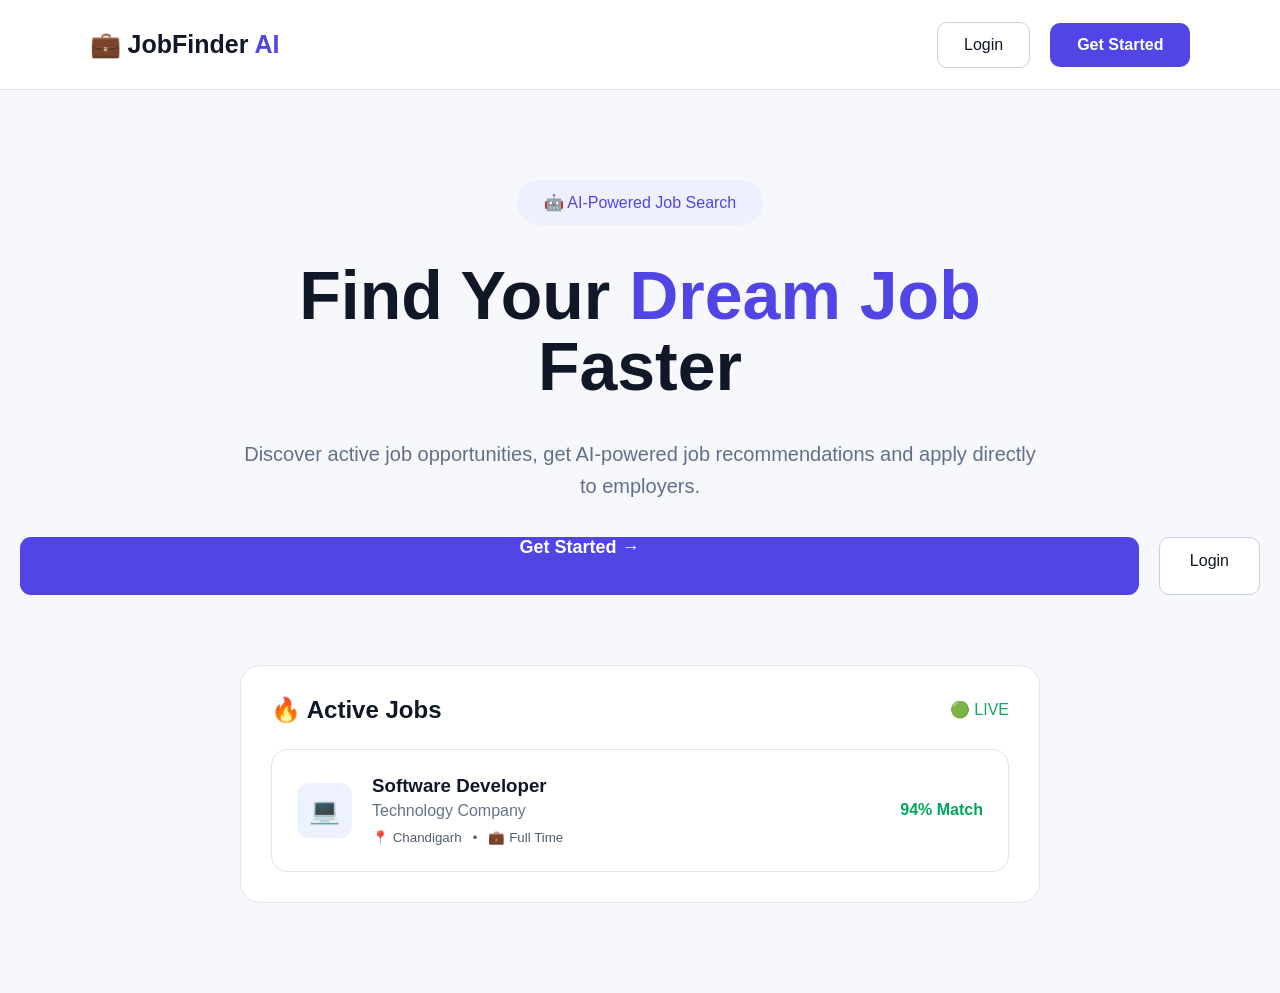
<file: index.html>
<!DOCTYPE html>
<html lang="en">

<head>

    <meta charset="UTF-8">

    <meta
        name="viewport"
        content="width=device-width, initial-scale=1.0"
    >

    <title>JobFinder AI</title>

    <link
        rel="stylesheet"
        href="css/style.css"
    >

</head>


<body>


<header class="landing-nav">


    <div class="landing-logo">

        💼
        JobFinder
        <b>AI</b>

    </div>


    <div class="landing-buttons">

        <a
            href="login.html"
            class="outline-btn"
        >
            Login
        </a>


        <a
            href="register.html"
            class="primary-small"
        >
            Get Started
        </a>

    </div>


</header>



<main class="hero">


    <div class="hero-badge">

        🤖 AI-Powered Job Search

    </div>


    <h1>

        Find Your
        <span>Dream Job</span>
        Faster

    </h1>


    <p>

        Discover active job opportunities,
        get AI-powered job recommendations
        and apply directly to employers.

    </p>


    <div class="hero-buttons">


        <a
            href="register.html"
            class="primary-btn hero-btn"
        >
            Get Started →
        </a>


        <a
            href="login.html"
            class="outline-btn hero-login"
        >
            Login
        </a>

    </div>



    <section class="active-preview">


        <div class="preview-title">

            <h2>
                🔥 Active Jobs
            </h2>

            <span>
                🟢 LIVE
            </span>

        </div>


        <div class="preview-job">

            <div class="preview-icon">
                💻
            </div>


            <div>

                <h3>
                    Software Developer
                </h3>

                <p>
                    Technology Company
                </p>

                <small>
                    📍 Chandigarh
                    &nbsp; • &nbsp;
                    💼 Full Time
                </small>

            </div>


            <strong>
                94% Match
            </strong>

        </div>


    </section>


</main>


</body>

</html>
</file>
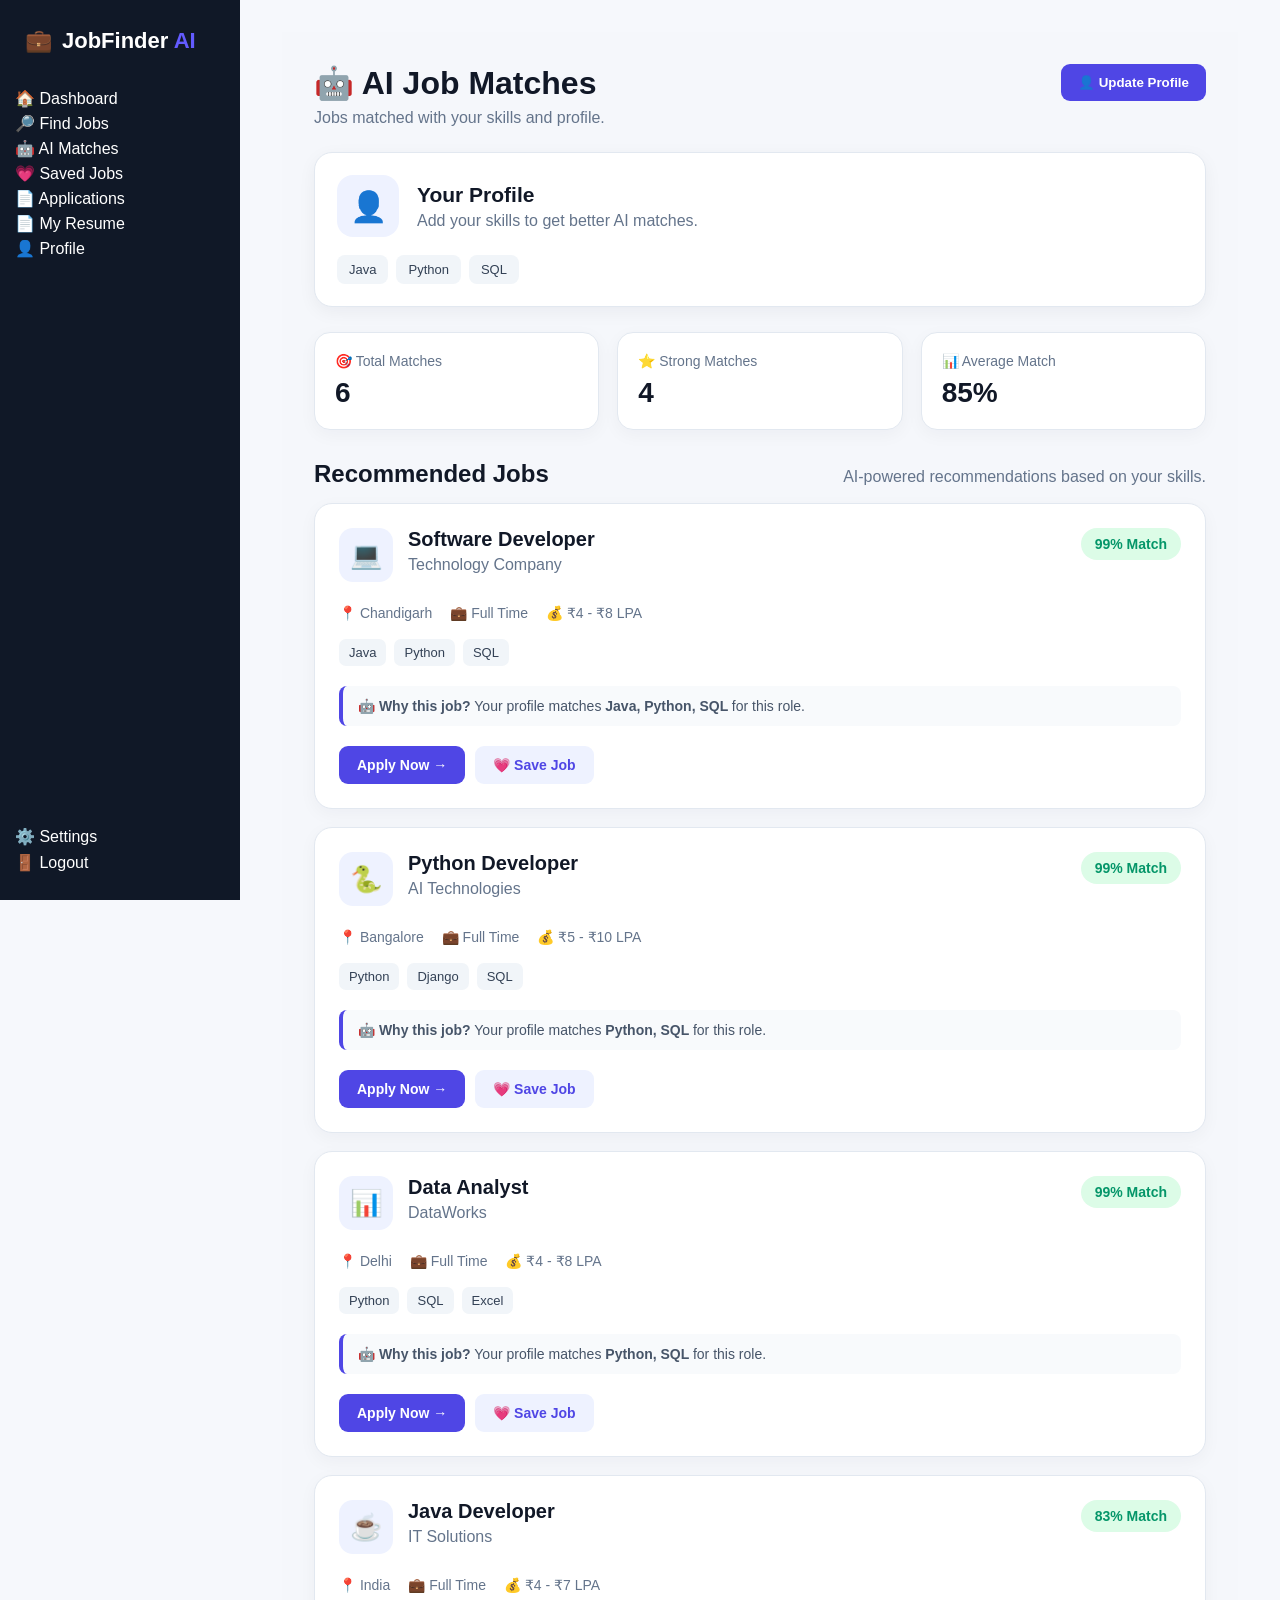
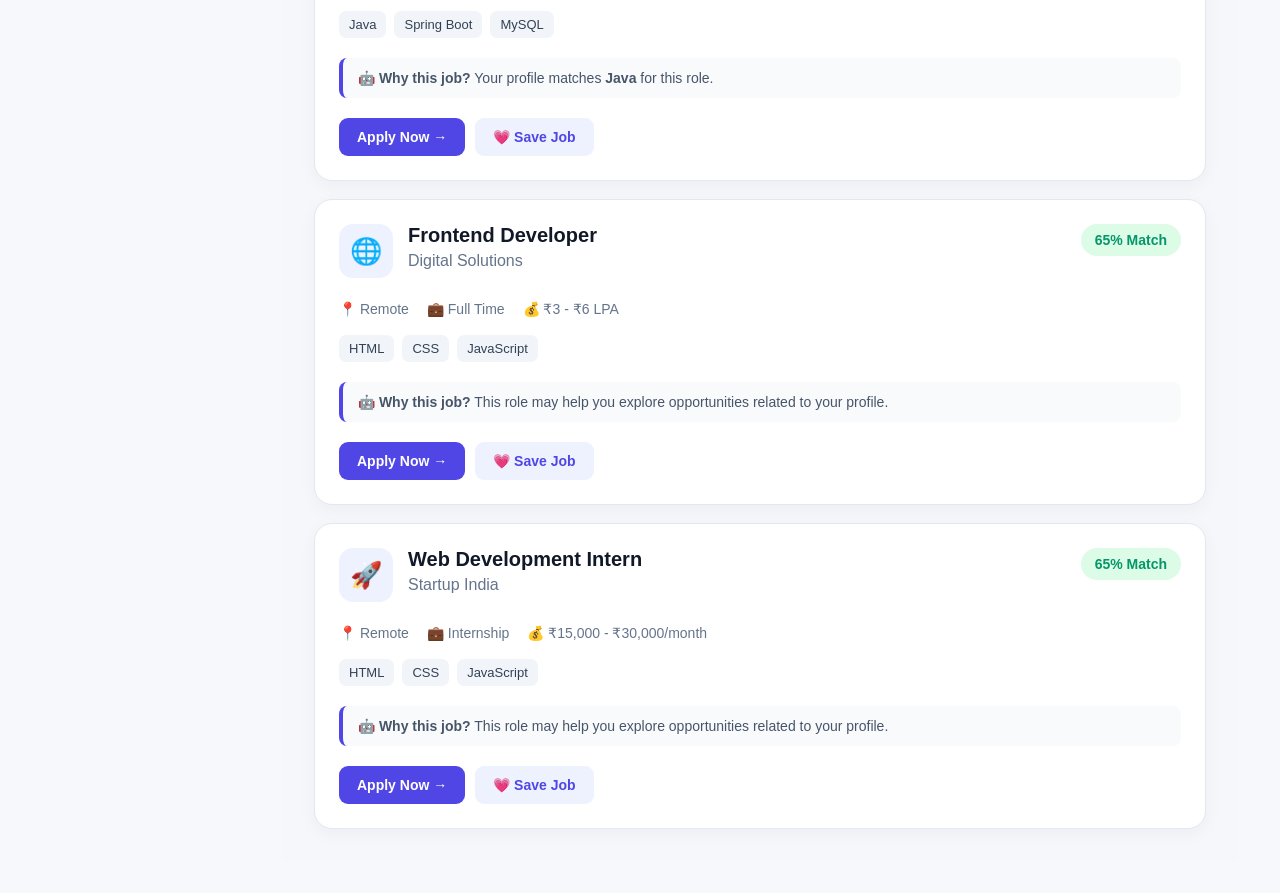
<file: ai-matches.html>
<!DOCTYPE html>
<html lang="en">
<head>
    <meta charset="UTF-8">
    <meta name="viewport" content="width=device-width, initial-scale=1.0">

    <title>AI Matches - JobFinder AI</title>

    <link rel="stylesheet" href="css/style.css">

    <style>
        /* ================================
           AI MATCHES PAGE
        ================================= */

        .ai-page {
            min-height: 100vh;
            background: #f5f7fb;
            padding: 32px;
        }

        .ai-header {
            display: flex;
            justify-content: space-between;
            align-items: flex-start;
            margin-bottom: 25px;
        }

        .ai-header h1 {
            margin: 0;
            font-size: 32px;
            color: #111827;
        }

        .ai-header p {
            margin-top: 7px;
            color: #64748b;
            font-size: 16px;
        }

        .profile-card {
            background: white;
            border: 1px solid #e2e8f0;
            border-radius: 18px;
            padding: 22px;
            margin-bottom: 25px;
            box-shadow: 0 5px 18px rgba(15, 23, 42, 0.05);
        }

        .profile-top {
            display: flex;
            align-items: center;
            gap: 18px;
        }

        .profile-icon {
            width: 62px;
            height: 62px;
            border-radius: 16px;
            background: #eef2ff;
            display: flex;
            align-items: center;
            justify-content: center;
            font-size: 30px;
        }

        .profile-info h2 {
            margin: 0;
            color: #111827;
            font-size: 21px;
        }

        .profile-info p {
            margin: 5px 0 0;
            color: #64748b;
        }

        .skills-box {
            margin-top: 18px;
            display: flex;
            flex-wrap: wrap;
            gap: 8px;
        }

        .skill {
            background: #f1f5f9;
            color: #334155;
            padding: 7px 12px;
            border-radius: 8px;
            font-size: 13px;
            font-weight: 500;
        }

        .match-summary {
            display: grid;
            grid-template-columns: repeat(3, 1fr);
            gap: 18px;
            margin-bottom: 30px;
        }

        .summary-card {
            background: white;
            border: 1px solid #e2e8f0;
            border-radius: 16px;
            padding: 20px;
            box-shadow: 0 5px 18px rgba(15, 23, 42, 0.04);
        }

        .summary-card span {
            display: block;
            color: #64748b;
            font-size: 14px;
            margin-bottom: 8px;
        }

        .summary-card strong {
            font-size: 28px;
            color: #111827;
        }

        .section-title {
            margin-bottom: 15px;
        }

        .section-title h2 {
            margin: 0;
            color: #111827;
            font-size: 24px;
        }

        .section-title p {
            margin-top: 5px;
            color: #64748b;
        }

        .matches-container {
            display: flex;
            flex-direction: column;
            gap: 18px;
        }

        .match-card {
            background: white;
            border: 1px solid #e2e8f0;
            border-radius: 18px;
            padding: 24px;
            box-shadow: 0 5px 18px rgba(15, 23, 42, 0.04);
        }

        .match-top {
            display: flex;
            justify-content: space-between;
            gap: 20px;
        }

        .job-info {
            display: flex;
            gap: 15px;
        }

        .job-icon {
            width: 54px;
            height: 54px;
            background: #eef2ff;
            border-radius: 14px;
            display: flex;
            align-items: center;
            justify-content: center;
            font-size: 26px;
            flex-shrink: 0;
        }

        .job-info h3 {
            margin: 0;
            font-size: 20px;
            color: #111827;
        }

        .company {
            margin-top: 5px;
            color: #64748b;
        }

        .match-percent {
            background: #dcfce7;
            color: #059669;
            padding: 8px 14px;
            border-radius: 20px;
            height: fit-content;
            font-size: 14px;
            font-weight: 700;
            white-space: nowrap;
        }

        .job-details {
            display: flex;
            flex-wrap: wrap;
            gap: 18px;
            margin: 18px 0;
            color: #64748b;
            font-size: 14px;
        }

        .job-details span {
            display: flex;
            align-items: center;
            gap: 5px;
        }

        .job-skills {
            display: flex;
            flex-wrap: wrap;
            gap: 8px;
            margin-bottom: 20px;
        }

        .job-skill {
            background: #f1f5f9;
            color: #334155;
            padding: 6px 10px;
            border-radius: 7px;
            font-size: 13px;
        }

        .match-reason {
            background: #f8fafc;
            border-left: 4px solid #4f46e5;
            padding: 12px 15px;
            border-radius: 8px;
            color: #475569;
            font-size: 14px;
            margin-bottom: 20px;
        }

        .match-actions {
            display: flex;
            gap: 10px;
        }

        .apply-btn,
        .save-btn {
            border: none;
            border-radius: 9px;
            padding: 11px 18px;
            cursor: pointer;
            font-weight: 600;
            font-size: 14px;
        }

        .apply-btn {
            background: #4f46e5;
            color: white;
        }

        .apply-btn:hover {
            background: #4338ca;
        }

        .save-btn {
            background: #eef2ff;
            color: #4f46e5;
        }

        .save-btn:hover {
            background: #e0e7ff;
        }

        .no-matches {
            background: white;
            border: 1px solid #e2e8f0;
            border-radius: 18px;
            padding: 50px 20px;
            text-align: center;
        }

        .no-matches .icon {
            font-size: 45px;
            margin-bottom: 12px;
        }

        .no-matches h3 {
            margin: 0;
            color: #111827;
        }

        .no-matches p {
            color: #64748b;
        }

        .profile-btn {
            background: #4f46e5;
            color: white;
            border: none;
            padding: 11px 17px;
            border-radius: 9px;
            cursor: pointer;
            font-weight: 600;
        }

        /* ================================
           RESPONSIVE
        ================================= */

        @media (max-width: 900px) {

            .ai-page {
                padding: 22px;
            }

            .match-summary {
                grid-template-columns: 1fr;
            }

            .ai-header {
                flex-direction: column;
                gap: 15px;
            }
        }

        @media (max-width: 600px) {

            .ai-page {
                padding: 15px;
            }

            .match-top {
                flex-direction: column;
            }

            .job-info {
                flex-direction: column;
            }

            .match-actions {
                flex-direction: column;
            }

            .apply-btn,
            .save-btn {
                width: 100%;
            }
        }
    </style>
</head>

<body>

    <!-- SIDEBAR -->
    <aside class="sidebar">

        <div class="sidebar-logo">
            💼 <span>JobFinder <b>AI</b></span>
        </div>

        <nav class="sidebar-nav">

            <a href="dashboard.html">
                🏠 Dashboard
            </a>

            <a href="find-jobs.html">
                🔎 Find Jobs
            </a>

            <a href="ai-matches.html" class="active">
                🤖 AI Matches
            </a>

            <a href="saved-jobs.html">
                💗 Saved Jobs
            </a>

            <a href="applications.html">
                📄 Applications
            </a>

            <a href="resume.html">
                📄 My Resume
            </a>

            <a href="profile.html">
                👤 Profile
            </a>

        </nav>

        <div class="sidebar-bottom">

            <a href="settings.html">
                ⚙️ Settings
            </a>

            <a href="index.html" id="logoutBtn">
                🚪 Logout
            </a>

        </div>

    </aside>


    <!-- MAIN CONTENT -->
    <main class="main-content">

        <div class="ai-page">

            <!-- HEADER -->
            <div class="ai-header">

                <div>
                    <h1>🤖 AI Job Matches</h1>

                    <p>
                        Jobs matched with your skills and profile.
                    </p>
                </div>

                <button
                    class="profile-btn"
                    onclick="window.location.href='profile.html'">
                    👤 Update Profile
                </button>

            </div>


            <!-- PROFILE -->
            <div class="profile-card">

                <div class="profile-top">

                    <div class="profile-icon">
                        👤
                    </div>

                    <div class="profile-info">

                        <h2 id="profileName">
                            Your Profile
                        </h2>

                        <p id="profileRole">
                            Add your skills to get better AI matches.
                        </p>

                    </div>

                </div>

                <div
                    class="skills-box"
                    id="profileSkills">

                    <span class="skill">
                        Java
                    </span>

                    <span class="skill">
                        Python
                    </span>

                    <span class="skill">
                        SQL
                    </span>

                </div>

            </div>


            <!-- SUMMARY -->
            <div class="match-summary">

                <div class="summary-card">

                    <span>
                        🎯 Total Matches
                    </span>

                    <strong id="totalMatches">
                        0
                    </strong>

                </div>


                <div class="summary-card">

                    <span>
                        ⭐ Strong Matches
                    </span>

                    <strong id="strongMatches">
                        0
                    </strong>

                </div>


                <div class="summary-card">

                    <span>
                        📊 Average Match
                    </span>

                    <strong id="averageMatch">
                        0%
                    </strong>

                </div>

            </div>


            <!-- JOB SECTION -->
            <div class="section-title">

                <h2>
                    Recommended Jobs
                </h2>

                <p>
                    AI-powered recommendations based on your skills.
                </p>

            </div>


            <div
                class="matches-container"
                id="matchesContainer">

                <!-- JavaScript will load jobs here -->

            </div>

        </div>

    </main>


    <script src="js/ai-matches.js"></script>

</body>
</html>
</file>
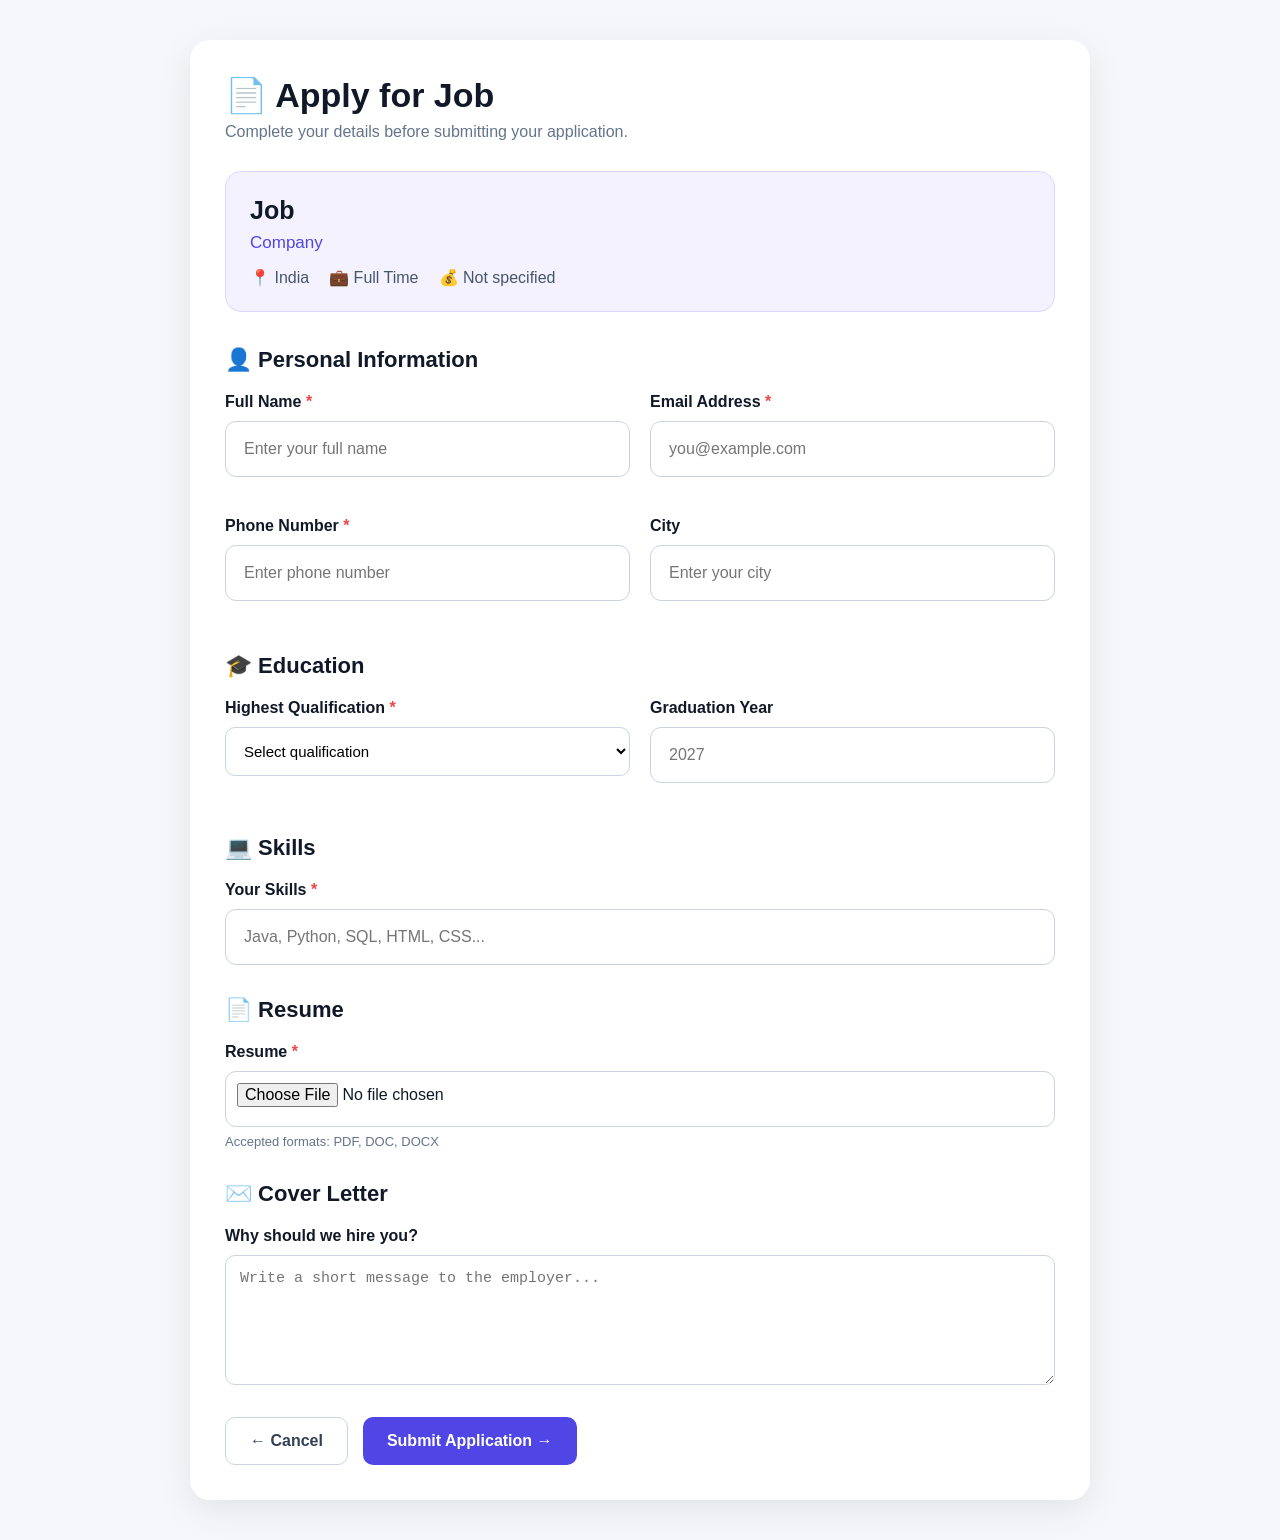
<file: application-form.html>
<!DOCTYPE html>
<html lang="en">
<head>
    <meta charset="UTF-8">
    <meta name="viewport" content="width=device-width, initial-scale=1.0">

    <title>Apply for Job - JobFinder AI</title>

    <link rel="stylesheet" href="css/style.css">

    <style>
        body {
            margin: 0;
            font-family: Arial, sans-serif;
            background: #f5f7fb;
            color: #111827;
        }

        .application-page {
            min-height: 100vh;
            padding: 40px 20px;
            box-sizing: border-box;
        }

        .application-container {
            max-width: 900px;
            margin: auto;
            background: white;
            border-radius: 20px;
            padding: 35px;
            box-shadow: 0 10px 35px rgba(0,0,0,0.08);
        }

        .page-header {
            margin-bottom: 30px;
        }

        .page-header h1 {
            margin: 0 0 8px;
            font-size: 34px;
        }

        .page-header p {
            margin: 0;
            color: #64748b;
            font-size: 16px;
        }

        .job-box {
            background: #f4f2ff;
            border: 1px solid #ddd6fe;
            border-radius: 16px;
            padding: 24px;
            margin-bottom: 35px;
        }

        .job-box h2 {
            margin: 0 0 8px;
            font-size: 25px;
        }

        .job-company {
            color: #4f46e5;
            font-size: 17px;
            margin-bottom: 15px;
        }

        .job-info {
            display: flex;
            flex-wrap: wrap;
            gap: 20px;
            color: #475569;
        }

        .section {
            margin-bottom: 32px;
        }

        .section-title {
            font-size: 22px;
            margin-bottom: 20px;
        }

        .form-grid {
            display: grid;
            grid-template-columns: 1fr 1fr;
            gap: 20px;
        }

        .form-group {
            display: flex;
            flex-direction: column;
        }

        .form-group.full {
            grid-column: 1 / -1;
        }

        label {
            font-weight: 600;
            margin-bottom: 8px;
        }

        .required {
            color: #ef4444;
        }

        input,
        select,
        textarea {
            width: 100%;
            box-sizing: border-box;
            padding: 14px;
            border: 1px solid #cbd5e1;
            border-radius: 10px;
            font-size: 15px;
            outline: none;
            background: white;
        }

        input:focus,
        select:focus,
        textarea:focus {
            border-color: #4f46e5;
            box-shadow: 0 0 0 3px rgba(79,70,229,0.1);
        }

        textarea {
            min-height: 130px;
            resize: vertical;
        }

        input[type="file"] {
            padding: 11px;
        }

        .file-note {
            margin-top: 7px;
            font-size: 13px;
            color: #64748b;
        }

        .button-row {
            display: flex;
            gap: 15px;
            margin-top: 30px;
        }

        .btn {
            border: none;
            border-radius: 10px;
            padding: 14px 24px;
            font-size: 16px;
            font-weight: 600;
            cursor: pointer;
        }

        .btn-primary {
            background: #4f46e5;
            color: white;
        }

        .btn-primary:hover {
            background: #4338ca;
        }

        .btn-secondary {
            background: white;
            border: 1px solid #cbd5e1;
            color: #334155;
        }

        .btn-secondary:hover {
            background: #f8fafc;
        }

        @media (max-width: 700px) {

            .application-page {
                padding: 20px 10px;
            }

            .application-container {
                padding: 22px;
            }

            .form-grid {
                grid-template-columns: 1fr;
            }

            .form-group.full {
                grid-column: auto;
            }

            .page-header h1 {
                font-size: 28px;
            }

            .button-row {
                flex-direction: column;
            }

            .btn {
                width: 100%;
            }
        }
    </style>
</head>

<body>

<div class="application-page">

    <div class="application-container">

        <!-- HEADER -->
        <div class="page-header">
            <h1>📄 Apply for Job</h1>
            <p>
                Complete your details before submitting your application.
            </p>
        </div>


        <!-- JOB DETAILS -->
        <div class="job-box">

            <h2 id="jobTitle">Job Title</h2>

            <div class="job-company" id="jobCompany">
                Company
            </div>

            <div class="job-info">

                <span>
                    📍 <span id="jobLocation">Location</span>
                </span>

                <span>
                    💼 <span id="jobType">Job Type</span>
                </span>

                <span>
                    💰 <span id="jobSalary">Salary</span>
                </span>

            </div>

        </div>


        <!-- APPLICATION FORM -->
        <form id="applicationForm">


            <!-- PERSONAL INFORMATION -->
            <div class="section">

                <h2 class="section-title">
                    👤 Personal Information
                </h2>

                <div class="form-grid">

                    <div class="form-group">

                        <label>
                            Full Name <span class="required">*</span>
                        </label>

                        <input
                            type="text"
                            id="fullName"
                            placeholder="Enter your full name"
                            required
                        >

                    </div>


                    <div class="form-group">

                        <label>
                            Email Address <span class="required">*</span>
                        </label>

                        <input
                            type="email"
                            id="email"
                            placeholder="you@example.com"
                            required
                        >

                    </div>


                    <div class="form-group">

                        <label>
                            Phone Number <span class="required">*</span>
                        </label>

                        <input
                            type="tel"
                            id="phone"
                            placeholder="Enter phone number"
                            required
                        >

                    </div>


                    <div class="form-group">

                        <label>
                            City
                        </label>

                        <input
                            type="text"
                            id="city"
                            placeholder="Enter your city"
                        >

                    </div>

                </div>

            </div>


            <!-- EDUCATION -->
            <div class="section">

                <h2 class="section-title">
                    🎓 Education
                </h2>

                <div class="form-grid">

                    <div class="form-group">

                        <label>
                            Highest Qualification
                            <span class="required">*</span>
                        </label>

                        <select id="qualification" required>

                            <option value="">
                                Select qualification
                            </option>

                            <option value="B.Tech">
                                B.Tech
                            </option>

                            <option value="B.E">
                                B.E
                            </option>

                            <option value="BCA">
                                BCA
                            </option>

                            <option value="MCA">
                                MCA
                            </option>

                            <option value="M.Tech">
                                M.Tech
                            </option>

                            <option value="MBA">
                                MBA
                            </option>

                            <option value="Other">
                                Other
                            </option>

                        </select>

                    </div>


                    <div class="form-group">

                        <label>
                            Graduation Year
                        </label>

                        <input
                            type="number"
                            id="graduationYear"
                            placeholder="2027"
                            min="2000"
                            max="2100"
                        >

                    </div>

                </div>

            </div>


            <!-- SKILLS -->
            <div class="section">

                <h2 class="section-title">
                    💻 Skills
                </h2>

                <div class="form-group">

                    <label>
                        Your Skills <span class="required">*</span>
                    </label>

                    <input
                        type="text"
                        id="skills"
                        placeholder="Java, Python, SQL, HTML, CSS..."
                        required
                    >

                </div>

            </div>


            <!-- RESUME -->
            <div class="section">

                <h2 class="section-title">
                    📄 Resume
                </h2>

                <div class="form-group">

                    <label>
                        Resume <span class="required">*</span>
                    </label>

                    <input
                        type="file"
                        id="resume"
                        accept=".pdf,.doc,.docx"
                        required
                    >

                    <div class="file-note">
                        Accepted formats: PDF, DOC, DOCX
                    </div>

                </div>

            </div>


            <!-- COVER LETTER -->
            <div class="section">

                <h2 class="section-title">
                    ✉️ Cover Letter
                </h2>

                <div class="form-group">

                    <label>
                        Why should we hire you?
                    </label>

                    <textarea
                        id="coverLetter"
                        placeholder="Write a short message to the employer..."
                    ></textarea>

                </div>

            </div>


            <!-- BUTTONS -->
            <div class="button-row">

                <button
                    type="button"
                    class="btn btn-secondary"
                    id="cancelButton"
                >
                    ← Cancel
                </button>

                <button
                    type="submit"
                    class="btn btn-primary"
                >
                    Submit Application →
                </button>

            </div>

        </form>

    </div>

</div>


<script src="js/apply.js"></script>

</body>
</html>
</file>
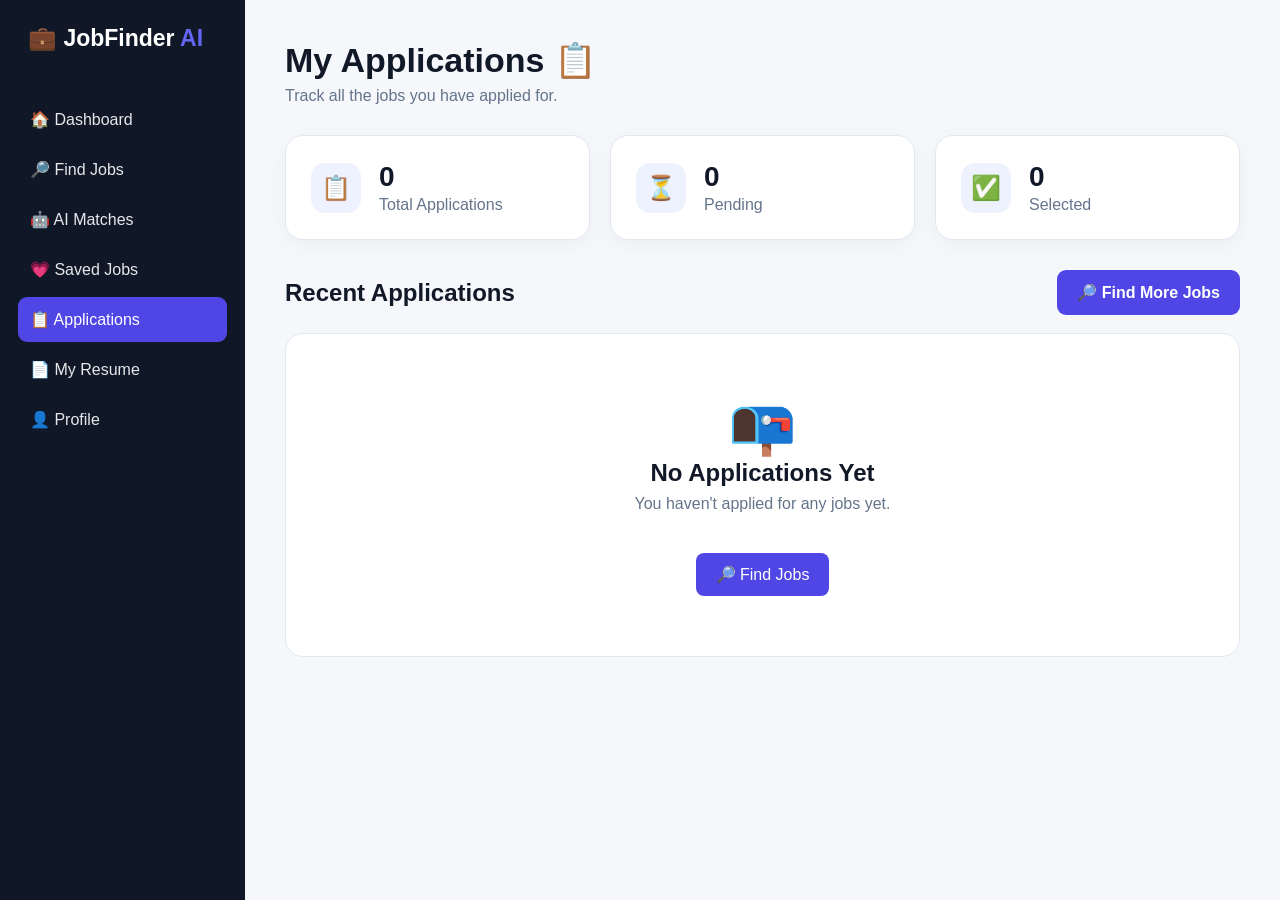
<file: applications.html>
<!DOCTYPE html>
<html lang="en">

<head>

    <meta charset="UTF-8">

    <meta
        name="viewport"
        content="width=device-width, initial-scale=1.0"
    >

    <title>Applications - JobFinder AI</title>

    <link rel="stylesheet" href="css/style.css">

    <style>

        * {
            box-sizing: border-box;
        }

        body {
            margin: 0;
            font-family: Arial, Helvetica, sans-serif;
            background: #f5f7fb;
            color: #111827;
        }

        .layout {
            display: flex;
            min-height: 100vh;
        }

        .sidebar {
            width: 245px;
            background: #101827;
            color: white;
            padding: 25px 18px;
            position: fixed;
            left: 0;
            top: 0;
            bottom: 0;
        }

        .logo {
            font-size: 23px;
            font-weight: bold;
            margin-bottom: 40px;
            padding-left: 10px;
        }

        .logo span {
            color: #6366f1;
        }

        .nav a {
            display: block;
            padding: 13px 12px;
            margin: 5px 0;
            color: #e5e7eb;
            text-decoration: none;
            border-radius: 9px;
        }

        .nav a:hover,
        .nav a.active {
            background: #4f46e5;
            color: white;
        }

        .main {
            margin-left: 245px;
            width: calc(100% - 245px);
            padding: 40px;
        }

        .page-header h1 {
            margin: 0;
            font-size: 34px;
        }

        .page-header p {
            color: #64748b;
            margin-top: 7px;
        }

        .stats {
            display: grid;
            grid-template-columns: repeat(3, 1fr);
            gap: 20px;
            margin: 30px 0;
        }

        .stat-card {
            background: white;
            border: 1px solid #e2e8f0;
            border-radius: 18px;
            padding: 25px;
            display: flex;
            align-items: center;
            gap: 18px;
            box-shadow: 0 5px 20px rgba(0,0,0,0.04);
        }

        .stat-icon {
            width: 50px;
            height: 50px;
            background: #eef2ff;
            border-radius: 14px;
            display: flex;
            align-items: center;
            justify-content: center;
            font-size: 24px;
        }

        .stat-number {
            font-size: 28px;
            font-weight: bold;
        }

        .stat-label {
            color: #64748b;
            margin-top: 3px;
        }

        .section-header {
            display: flex;
            justify-content: space-between;
            align-items: center;
            margin: 30px 0 18px;
        }

        .section-header h2 {
            margin: 0;
        }

        .find-btn {
            background: #4f46e5;
            color: white;
            padding: 13px 20px;
            border-radius: 9px;
            text-decoration: none;
            font-weight: 600;
        }

        .applications-container {
            display: flex;
            flex-direction: column;
            gap: 18px;
        }

        .application-card {
            background: white;
            border: 1px solid #e2e8f0;
            border-radius: 18px;
            padding: 25px;
            position: relative;
            box-shadow: 0 5px 20px rgba(0,0,0,0.04);
        }

        .application-header {
            display: flex;
            justify-content: space-between;
            align-items: flex-start;
            gap: 20px;
        }

        .application-header h2 {
            margin: 0 0 6px;
        }

        .application-header p {
            margin: 0;
            color: #64748b;
        }

        .status {
            background: #fff7ed;
            color: #ea580c;
            padding: 9px 14px;
            border-radius: 20px;
            font-size: 14px;
            font-weight: 600;
        }

        .application-info {
            display: flex;
            flex-wrap: wrap;
            gap: 25px;
            border-top: 1px solid #e5e7eb;
            border-bottom: 1px solid #e5e7eb;
            padding: 18px 0;
            margin: 20px 0;
            color: #475569;
        }

        .applicant-info {
            display: flex;
            gap: 15px;
            align-items: center;
            flex-wrap: wrap;
        }

        .applicant-info span {
            color: #475569;
        }

        .delete-application {
            position: absolute;
            right: 22px;
            bottom: 20px;
            border: none;
            background: #fff1f2;
            padding: 9px 12px;
            border-radius: 8px;
            cursor: pointer;
        }

        .empty-applications {
            text-align: center;
            background: white;
            padding: 60px 20px;
            border-radius: 18px;
            border: 1px solid #e2e8f0;
        }

        .empty-applications h2 {
            margin-bottom: 8px;
        }

        .empty-applications p {
            color: #64748b;
        }

        .empty-applications a {
            display: inline-block;
            margin-top: 15px;
            background: #4f46e5;
            color: white;
            text-decoration: none;
            padding: 12px 20px;
            border-radius: 8px;
        }

        @media (max-width: 800px) {

            .sidebar {
                width: 190px;
            }

            .main {
                margin-left: 190px;
                width: calc(100% - 190px);
                padding: 25px;
            }

            .stats {
                grid-template-columns: 1fr;
            }

            .application-header {
                flex-direction: column;
            }

        }

    </style>

</head>

<body>

<div class="layout">


    <!-- SIDEBAR -->

    <aside class="sidebar">

        <div class="logo">
            💼 JobFinder <span>AI</span>
        </div>

        <nav class="nav">

            <a href="dashboard.html">
                🏠 Dashboard
            </a>

            <a href="find-jobs.html">
                🔎 Find Jobs
            </a>

            <a href="#">
                🤖 AI Matches
            </a>

            <a href="#">
                💗 Saved Jobs
            </a>

            <a
                href="applications.html"
                class="active"
            >
                📋 Applications
            </a>

            <a href="#">
                📄 My Resume
            </a>

            <a href="#">
                👤 Profile
            </a>

        </nav>

    </aside>


    <!-- MAIN -->

    <main class="main">

        <div class="page-header">

            <h1>
                My Applications 📋
            </h1>

            <p>
                Track all the jobs you have applied for.
            </p>

        </div>


        <!-- STATS -->

        <div class="stats">

            <div class="stat-card">

                <div class="stat-icon">
                    📋
                </div>

                <div>

                    <div
                        class="stat-number"
                        id="totalApplications"
                    >
                        0
                    </div>

                    <div class="stat-label">
                        Total Applications
                    </div>

                </div>

            </div>


            <div class="stat-card">

                <div class="stat-icon">
                    ⏳
                </div>

                <div>

                    <div
                        class="stat-number"
                        id="pendingApplications"
                    >
                        0
                    </div>

                    <div class="stat-label">
                        Pending
                    </div>

                </div>

            </div>


            <div class="stat-card">

                <div class="stat-icon">
                    ✅
                </div>

                <div>

                    <div
                        class="stat-number"
                        id="selectedApplications"
                    >
                        0
                    </div>

                    <div class="stat-label">
                        Selected
                    </div>

                </div>

            </div>

        </div>


        <!-- APPLICATIONS -->

        <div class="section-header">

            <div>

                <h2>
                    Recent Applications
                </h2>

            </div>

            <a
                href="find-jobs.html"
                class="find-btn"
            >
                🔎 Find More Jobs
            </a>

        </div>


        <div
            class="applications-container"
            id="applicationsContainer"
        ></div>

    </main>

</div>


<script src="js/applications.js"></script>

</body>

</html>
</file>
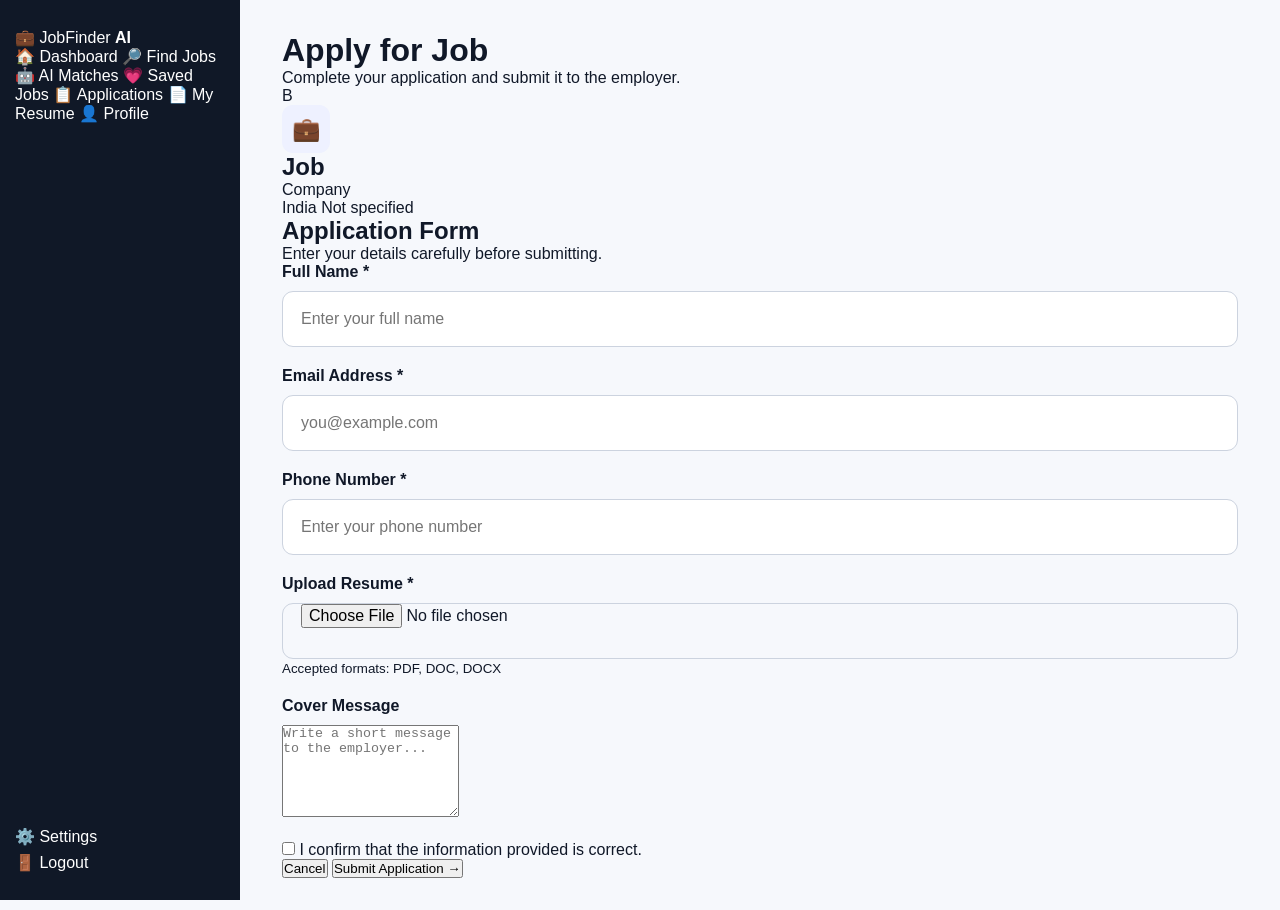
<file: apply.html>
<!DOCTYPE html>
<html lang="en">
<head>
    <meta charset="UTF-8">
    <meta name="viewport" content="width=device-width, initial-scale=1.0">

    <title>Apply for Job | JobFinder AI</title>

    <link rel="stylesheet" href="css/style.css">
</head>

<body>

<div class="app-layout">

    <!-- SIDEBAR -->
    <aside class="sidebar">

        <div class="logo">
            💼 <span>JobFinder <b>AI</b></span>
        </div>

        <nav>

            <a href="dashboard.html">
                🏠 Dashboard
            </a>

            <a href="find-jobs.html">
                🔎 Find Jobs
            </a>

            <a href="#">
                🤖 AI Matches
            </a>

            <a href="#">
                💗 Saved Jobs
            </a>

            <a href="#">
                📋 Applications
            </a>

            <a href="#">
                📄 My Resume
            </a>

            <a href="#">
                👤 Profile
            </a>

        </nav>

        <div class="sidebar-bottom">

            <a href="#">
                ⚙️ Settings
            </a>

            <a href="login.html" onclick="logout()">
                🚪 Logout
            </a>

        </div>

    </aside>


    <!-- MAIN CONTENT -->
    <main class="main-content">

        <!-- TOP BAR -->
        <header class="topbar">

            <div>
                <h1>Apply for Job</h1>
                <p>Complete your application and submit it to the employer.</p>
            </div>

            <div class="profile-circle">
                B
            </div>

        </header>


        <!-- APPLICATION AREA -->
        <section class="application-wrapper">

            <!-- JOB INFORMATION -->
            <div class="job-summary">

                <div class="job-icon">
                    💼
                </div>

                <div>

                    <h2 id="jobTitle">
                        Loading Job...
                    </h2>

                    <p id="jobCompany">
                        Loading Company...
                    </p>

                    <div class="job-details">

                        <span id="jobLocation">
                            📍 Location
                        </span>

                        <span id="jobSalary">
                            💰 Salary
                        </span>

                    </div>

                </div>

            </div>


            <!-- APPLICATION FORM -->
            <div class="application-card">

                <h2>Application Form</h2>

                <p class="form-subtitle">
                    Enter your details carefully before submitting.
                </p>


                <form id="applicationForm">


                    <!-- FULL NAME -->
                    <div class="form-group">

                        <label for="fullName">
                            Full Name *
                        </label>

                        <input
                            type="text"
                            id="fullName"
                            placeholder="Enter your full name"
                            required
                        >

                    </div>


                    <!-- EMAIL -->
                    <div class="form-group">

                        <label for="email">
                            Email Address *
                        </label>

                        <input
                            type="email"
                            id="email"
                            placeholder="you@example.com"
                            required
                        >

                    </div>


                    <!-- PHONE -->
                    <div class="form-group">

                        <label for="phone">
                            Phone Number *
                        </label>

                        <input
                            type="tel"
                            id="phone"
                            placeholder="Enter your phone number"
                            maxlength="10"
                            required
                        >

                    </div>


                    <!-- RESUME -->
                    <div class="form-group">

                        <label for="resume">
                            Upload Resume *
                        </label>

                        <input
                            type="file"
                            id="resume"
                            accept=".pdf,.doc,.docx"
                            required
                        >

                        <small>
                            Accepted formats: PDF, DOC, DOCX
                        </small>

                    </div>


                    <!-- COVER MESSAGE -->
                    <div class="form-group">

                        <label for="message">
                            Cover Message
                        </label>

                        <textarea
                            id="message"
                            rows="6"
                            placeholder="Write a short message to the employer..."
                        ></textarea>

                    </div>


                    <!-- TERMS -->
                    <div class="checkbox-group">

                        <input
                            type="checkbox"
                            id="terms"
                            required
                        >

                        <label for="terms">
                            I confirm that the information provided is correct.
                        </label>

                    </div>


                    <!-- BUTTONS -->
                    <div class="form-actions">

                        <button
                            type="button"
                            class="cancel-btn"
                            onclick="goBack()"
                        >
                            Cancel
                        </button>

                        <button
                            type="submit"
                            class="submit-btn"
                        >
                            Submit Application →
                        </button>

                    </div>

                </form>

            </div>

        </section>

    </main>

</div>


<script src="js/apply.js"></script>

</body>
</html>
</file>
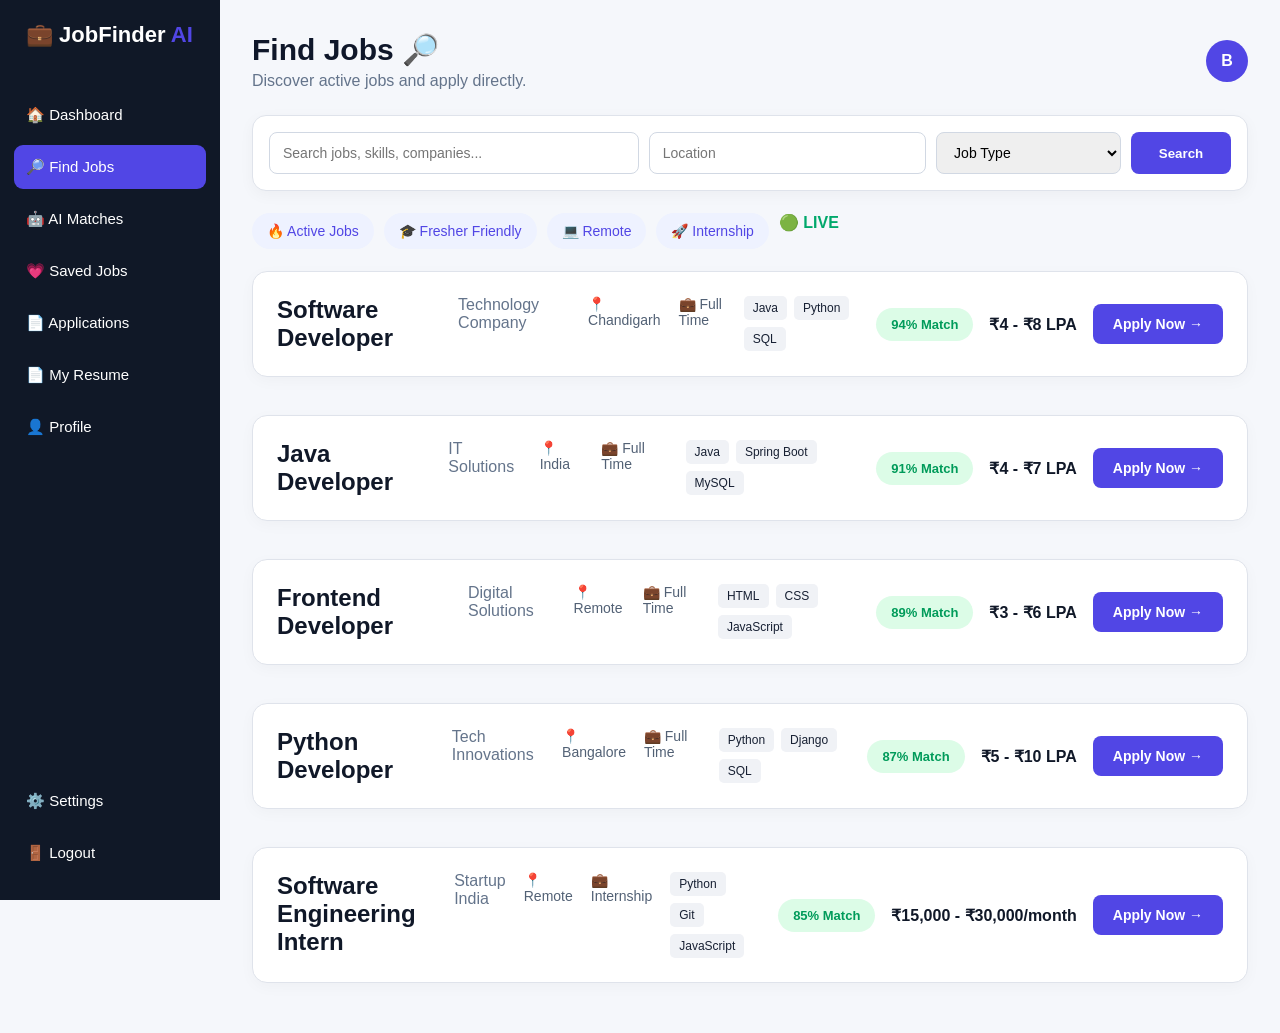
<file: find-jobs.html>
<!DOCTYPE html>
<html lang="en">
<head>
    <meta charset="UTF-8">
    <meta name="viewport" content="width=device-width, initial-scale=1.0">

    <title>Find Jobs - JobFinder AI</title>

    <link rel="stylesheet" href="css/style.css">

    <style>
        body {
            margin: 0;
            background: #f5f7fb;
            font-family: Arial, Helvetica, sans-serif;
        }

        .page {
            display: flex;
            min-height: 100vh;
        }

        /* SIDEBAR */
        .sidebar {
            width: 220px;
            background: #101827;
            color: white;
            position: fixed;
            left: 0;
            top: 0;
            bottom: 0;
            padding: 22px 14px;
            box-sizing: border-box;
        }

        .logo {
            font-size: 22px;
            font-weight: bold;
            margin-bottom: 45px;
            padding-left: 12px;
        }

        .logo span {
            color: #5146e5;
        }

        .nav {
            display: flex;
            flex-direction: column;
            gap: 8px;
        }

        .nav a {
            color: white;
            text-decoration: none;
            padding: 13px 12px;
            border-radius: 9px;
            display: block;
            font-size: 15px;
        }

        .nav a:hover,
        .nav a.active {
            background: #5146e5;
        }

        .nav-bottom {
            position: absolute;
            bottom: 25px;
            left: 14px;
            right: 14px;
        }

        /* MAIN */
        .main {
            margin-left: 220px;
            width: calc(100% - 220px);
            padding: 32px;
            box-sizing: border-box;
        }

        .topbar {
            display: flex;
            justify-content: space-between;
            align-items: center;
            margin-bottom: 25px;
        }

        .heading h1 {
            margin: 0;
            font-size: 30px;
            color: #0f172a;
        }

        .heading p {
            margin-top: 5px;
            color: #64748b;
        }

        .profile-circle {
            width: 42px;
            height: 42px;
            border-radius: 50%;
            background: #5146e5;
            color: white;
            display: flex;
            align-items: center;
            justify-content: center;
            font-weight: bold;
        }

        /* SEARCH */
        .search-box {
            background: white;
            border: 1px solid #dfe3eb;
            border-radius: 14px;
            padding: 16px;
            display: grid;
            grid-template-columns: 2fr 1.5fr 1fr 100px;
            gap: 10px;
            box-shadow: 0 4px 15px rgba(0,0,0,0.04);
        }

        .search-box input,
        .search-box select {
            height: 42px;
            border: 1px solid #d1d8e3;
            border-radius: 8px;
            padding: 0 13px;
            font-size: 14px;
            box-sizing: border-box;
            outline: none;
        }

        .search-box input:focus,
        .search-box select:focus {
            border-color: #5146e5;
        }

        .search-btn {
            border: none;
            background: #5146e5;
            color: white;
            border-radius: 8px;
            font-weight: bold;
            cursor: pointer;
        }

        .search-btn:hover {
            background: #4038c8;
        }

        /* FILTERS */
        .filters {
            display: flex;
            gap: 10px;
            margin: 22px 0;
            flex-wrap: wrap;
        }

        .filter {
            background: #eef2ff;
            color: #5146e5;
            padding: 10px 15px;
            border-radius: 22px;
            font-size: 14px;
            cursor: pointer;
        }

        .filter:hover {
            background: #dddfff;
        }

        .live {
            float: right;
            color: #00a86b;
            font-weight: bold;
        }

        /* JOB LIST */
        #jobsContainer {
            display: flex;
            flex-direction: column;
            gap: 20px;
        }

        .job-card {
            background: white;
            border: 1px solid #dfe3eb;
            border-radius: 15px;
            padding: 24px;
            display: grid;
            grid-template-columns: 1fr auto;
            gap: 20px;
            box-shadow: 0 4px 15px rgba(0,0,0,0.03);
        }

        .job-title {
            font-size: 20px;
            font-weight: bold;
            color: #111827;
            margin-bottom: 5px;
        }

        .company {
            color: #64748b;
            margin-bottom: 13px;
        }

        .job-info {
            display: flex;
            gap: 20px;
            color: #64748b;
            font-size: 14px;
            margin-bottom: 12px;
            flex-wrap: wrap;
        }

        .skills {
            display: flex;
            gap: 7px;
            flex-wrap: wrap;
        }

        .skill {
            background: #f1f3f7;
            padding: 6px 10px;
            border-radius: 6px;
            font-size: 13px;
            color: #172033;
        }

        .job-right {
            display: flex;
            align-items: center;
            gap: 16px;
            white-space: nowrap;
        }

        .match {
            background: #dcfce7;
            color: #009b5a;
            padding: 9px 15px;
            border-radius: 20px;
            font-size: 13px;
            font-weight: bold;
        }

        .salary {
            font-weight: bold;
            color: #111827;
        }

        .apply-btn {
            background: #5146e5;
            color: white;
            border: none;
            padding: 12px 18px;
            border-radius: 8px;
            font-weight: bold;
            cursor: pointer;
            font-size: 14px;
        }

        .apply-btn:hover {
            background: #4038c8;
        }

        .no-results {
            background: white;
            padding: 40px;
            text-align: center;
            border-radius: 14px;
            color: #64748b;
        }

        /* MOBILE */
        @media (max-width: 900px) {
            .sidebar {
                width: 190px;
            }

            .main {
                margin-left: 190px;
                width: calc(100% - 190px);
                padding: 20px;
            }

            .search-box {
                grid-template-columns: 1fr;
            }

            .job-card {
                grid-template-columns: 1fr;
            }

            .job-right {
                justify-content: flex-start;
                flex-wrap: wrap;
            }
        }

        @media (max-width: 600px) {
            .sidebar {
                position: relative;
                width: 100%;
                height: auto;
            }

            .page {
                display: block;
            }

            .main {
                margin-left: 0;
                width: 100%;
            }

            .nav-bottom {
                position: static;
                margin-top: 20px;
            }
        }
    </style>
</head>

<body>

<div class="page">

    <!-- SIDEBAR -->
    <aside class="sidebar">

        <div class="logo">
            💼 JobFinder <span>AI</span>
        </div>

        <nav class="nav">

            <a href="dashboard.html">
                🏠 Dashboard
            </a>

            <a href="find-jobs.html" class="active">
                🔎 Find Jobs
            </a>

            <a href="ai-matches.html">
                🤖 AI Matches
            </a>

            <a href="saved-jobs.html">
                💗 Saved Jobs
            </a>

            <a href="applications.html">
                📄 Applications
            </a>

            <a href="resume.html">
                📄 My Resume
            </a>

            <a href="profile.html">
                👤 Profile
            </a>

        </nav>

        <div class="nav-bottom">

            <nav class="nav">

                <a href="settings.html">
                    ⚙️ Settings
                </a>

                <a href="#" id="logoutBtn">
                    🚪 Logout
                </a>

            </nav>

        </div>

    </aside>


    <!-- MAIN CONTENT -->
    <main class="main">

        <div class="topbar">

            <div class="heading">
                <h1>Find Jobs 🔎</h1>
                <p>Discover active jobs and apply directly.</p>
            </div>

            <div class="profile-circle">
                B
            </div>

        </div>


        <!-- SEARCH -->
        <div class="search-box">

            <input
                type="text"
                id="searchInput"
                placeholder="Search jobs, skills, companies..."
            >

            <input
                type="text"
                id="locationInput"
                placeholder="Location"
            >

            <select id="jobType">

                <option value="">
                    Job Type
                </option>

                <option value="Full Time">
                    Full Time
                </option>

                <option value="Part Time">
                    Part Time
                </option>

                <option value="Internship">
                    Internship
                </option>

            </select>

            <button
                id="searchButton"
                class="search-btn"
            >
                Search
            </button>

        </div>


        <!-- FILTERS -->
        <div class="filters">

            <div class="filter" data-filter="active">
                🔥 Active Jobs
            </div>

            <div class="filter" data-filter="fresher">
                🎓 Fresher Friendly
            </div>

            <div class="filter" data-filter="remote">
                💻 Remote
            </div>

            <div class="filter" data-filter="internship">
                🚀 Internship
            </div>

            <span class="live">
                🟢 LIVE
            </span>

        </div>


        <!-- JOBS -->
        <div id="jobsContainer"></div>

    </main>

</div>


<script src="js/find-jobs.js"></script>

</body>
</html>
</file>
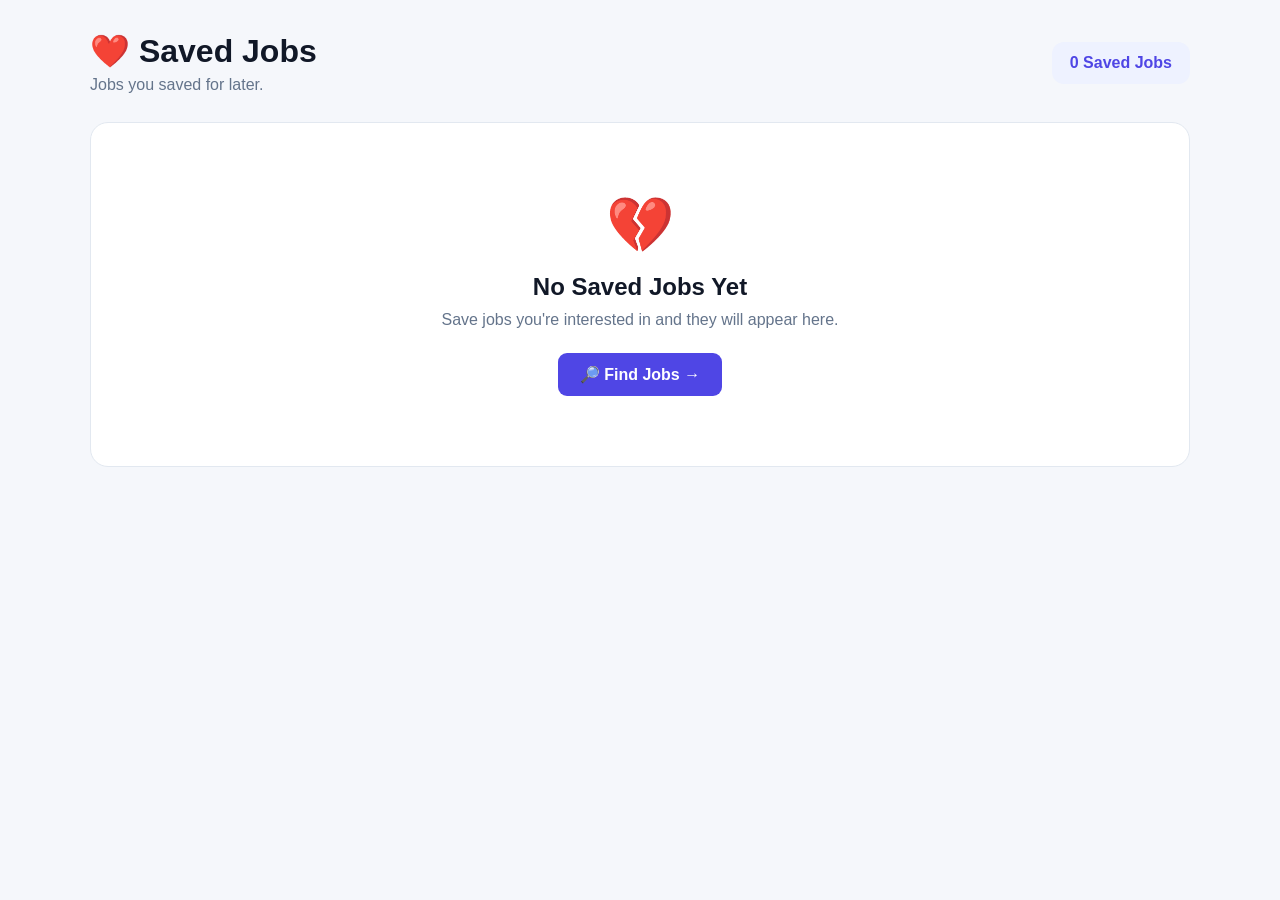
<file: saved-jobs.html>
<!DOCTYPE html>
<html lang="en">
<head>
    <meta charset="UTF-8">
    <meta name="viewport" content="width=device-width, initial-scale=1.0">

    <title>Saved Jobs - JobFinder AI</title>

    <link rel="stylesheet" href="css/style.css">

    <style>
        .saved-page {
            min-height: 100vh;
            background: #f5f7fb;
            padding: 32px;
        }

        .saved-header {
            display: flex;
            justify-content: space-between;
            align-items: center;
            margin-bottom: 28px;
        }

        .saved-header h1 {
            margin: 0;
            font-size: 32px;
            color: #111827;
        }

        .saved-header p {
            margin-top: 6px;
            color: #64748b;
        }

        .saved-count {
            background: #eef2ff;
            color: #4f46e5;
            padding: 12px 18px;
            border-radius: 12px;
            font-weight: 600;
        }

        .saved-container {
            max-width: 1100px;
            margin: auto;
        }

        .job-card {
            background: white;
            border: 1px solid #e2e8f0;
            border-radius: 18px;
            padding: 24px;
            margin-bottom: 20px;
            box-shadow: 0 5px 20px rgba(15, 23, 42, 0.05);
        }

        .job-top {
            display: flex;
            justify-content: space-between;
            gap: 20px;
        }

        .job-info h2 {
            margin: 0;
            color: #111827;
            font-size: 23px;
        }

        .company {
            color: #64748b;
            margin-top: 6px;
            font-size: 16px;
        }

        .match {
            background: #dcfce7;
            color: #059669;
            padding: 9px 14px;
            border-radius: 20px;
            font-weight: 700;
            white-space: nowrap;
        }

        .job-details {
            display: flex;
            flex-wrap: wrap;
            gap: 22px;
            margin-top: 18px;
            color: #475569;
        }

        .skills {
            display: flex;
            flex-wrap: wrap;
            gap: 8px;
            margin-top: 18px;
        }

        .skill {
            background: #f1f5f9;
            color: #334155;
            padding: 6px 12px;
            border-radius: 7px;
            font-size: 13px;
        }

        .job-actions {
            display: flex;
            justify-content: flex-end;
            gap: 12px;
            margin-top: 22px;
        }

        .apply-btn {
            border: none;
            background: #4f46e5;
            color: white;
            padding: 11px 20px;
            border-radius: 9px;
            font-weight: 700;
            cursor: pointer;
        }

        .remove-btn {
            border: 1px solid #fecaca;
            background: #fff5f5;
            color: #dc2626;
            padding: 11px 20px;
            border-radius: 9px;
            font-weight: 600;
            cursor: pointer;
        }

        .apply-btn:hover {
            background: #4338ca;
        }

        .remove-btn:hover {
            background: #fee2e2;
        }

        .empty-state {
            background: white;
            border: 1px solid #e2e8f0;
            border-radius: 18px;
            padding: 70px 30px;
            text-align: center;
        }

        .empty-icon {
            font-size: 55px;
            margin-bottom: 15px;
        }

        .empty-state h2 {
            margin: 0;
            color: #111827;
        }

        .empty-state p {
            color: #64748b;
            margin: 10px 0 24px;
        }

        .find-btn {
            display: inline-block;
            text-decoration: none;
            background: #4f46e5;
            color: white;
            padding: 12px 22px;
            border-radius: 9px;
            font-weight: 700;
        }

        @media (max-width: 700px) {
            .saved-page {
                padding: 20px;
            }

            .saved-header {
                align-items: flex-start;
                flex-direction: column;
                gap: 15px;
            }

            .job-top {
                flex-direction: column;
            }

            .job-actions {
                justify-content: flex-start;
                flex-wrap: wrap;
            }
        }
    </style>
</head>

<body>

<div class="saved-page">

    <div class="saved-container">

        <!-- Header -->
        <div class="saved-header">

            <div>
                <h1>❤️ Saved Jobs</h1>
                <p>Jobs you saved for later.</p>
            </div>

            <div class="saved-count">
                <span id="savedCount">0</span> Saved Jobs
            </div>

        </div>

        <!-- Jobs -->
        <div id="savedJobsContainer"></div>

    </div>

</div>

<script src="js/saved-jobs.js"></script>

</body>
</html>
</file>
<file: css/style.css>
* {
    margin: 0;
    padding: 0;
    box-sizing: border-box;
}


body {
    font-family: Arial, Helvetica, sans-serif;
    background: #f6f8fc;
    color: #101828;
}


a {
    text-decoration: none;
    color: inherit;
}


button,
input,
select {
    font-family: inherit;
}



/* =====================================
   LANDING PAGE
===================================== */


.landing-nav {
    height: 90px;
    background: white;
    border-bottom: 1px solid #e1e5ec;

    display: flex;
    align-items: center;
    justify-content: space-between;

    padding: 0 7%;
}


.landing-logo {
    font-size: 25px;
    font-weight: 700;
}


.landing-logo b {
    color: #5146e5;
}


.landing-buttons {
    display: flex;
    gap: 20px;
    align-items: center;
}


.outline-btn {
    border: 1px solid #cbd2df;
    background: white;
    padding: 13px 26px;
    border-radius: 10px;
    color: #111827;
}


.primary-small {
    background: #5146e5;
    color: white;
    padding: 13px 27px;
    border-radius: 10px;
    font-weight: 700;
}


.hero {
    text-align: center;
    padding: 90px 20px;
    min-height: calc(100vh - 90px);
}


.hero-badge {
    display: inline-block;
    background: #eef0ff;
    color: #5146e5;
    padding: 13px 27px;
    border-radius: 30px;
    margin-bottom: 35px;
}


.hero h1 {
    max-width: 900px;
    margin: auto;

    font-size: 68px;
    line-height: 1.05;
}


.hero h1 span {
    color: #5146e5;
}


.hero > p {
    max-width: 800px;
    margin: 35px auto;

    color: #61708a;
    font-size: 20px;
    line-height: 1.6;
}


.hero-buttons {
    display: flex;
    justify-content: center;
    gap: 20px;
}


.hero-btn {
    display: inline-block;
    width: auto;
}


.hero-login {
    padding: 14px 30px;
}


.active-preview {
    max-width: 800px;
    margin: 70px auto 0;

    background: white;
    border: 1px solid #e0e4eb;
    border-radius: 20px;

    padding: 30px;

    text-align: left;
}


.preview-title {
    display: flex;
    justify-content: space-between;
    align-items: center;

    margin-bottom: 25px;
}


.preview-title span {
    color: #16a765;
}


.preview-job {
    border: 1px solid #e0e4eb;
    border-radius: 16px;

    padding: 25px;

    display: flex;
    align-items: center;
    gap: 20px;
}


.preview-icon {
    width: 55px;
    height: 55px;

    background: #eef1ff;

    display: flex;
    align-items: center;
    justify-content: center;

    border-radius: 12px;
    font-size: 25px;
}


.preview-job h3 {
    margin-bottom: 5px;
}


.preview-job p {
    color: #65748b;
    margin-bottom: 8px;
}


.preview-job small {
    color: #4f5e73;
}


.preview-job strong {
    margin-left: auto;
    color: #00a85a;
}



/* =====================================
   AUTH
===================================== */


.auth-page {
    min-height: 100vh;

    display: flex;
    justify-content: center;
    align-items: center;

    background: #f6f8fc;

    padding: 30px;
}


.auth-card {
    width: 100%;
    max-width: 530px;

    background: white;

    border-radius: 20px;

    padding: 40px 35px;

    box-shadow:
        0 15px 45px rgba(16, 24, 40, 0.08);
}


.auth-header h1 {
    font-size: 36px;
    margin-bottom: 10px;
}


.auth-header p {
    color: #667085;
    font-size: 17px;
    margin-bottom: 35px;
}


.form-group {
    margin-bottom: 20px;
}


.form-group label {
    display: block;

    font-weight: 700;

    margin-bottom: 10px;
}


.form-group input {
    width: 100%;

    height: 56px;

    padding: 0 18px;

    border: 1px solid #ccd3df;

    border-radius: 11px;

    font-size: 16px;

    outline: none;
}


.form-group input:focus {
    border-color: #5146e5;

    box-shadow:
        0 0 0 3px rgba(81, 70, 229, 0.12);
}


.primary-btn {
    width: 100%;

    height: 58px;

    border: none;

    border-radius: 11px;

    background: #5146e5;

    color: white;

    font-size: 18px;

    font-weight: 700;

    cursor: pointer;
}


.primary-btn:hover {
    background: #4438d1;
}


.primary-btn:disabled {
    opacity: 0.7;
    cursor: not-allowed;
}


.forgot-row {
    text-align: right;
    margin: -5px 0 30px;
}


.forgot-row a {
    color: #5146e5;
    font-weight: 600;
}


.auth-divider {
    display: flex;

    align-items: center;

    gap: 15px;

    margin: 28px 0;

    color: #98a2b3;
}


.auth-divider::before,
.auth-divider::after {
    content: "";

    height: 1px;

    background: #dce1e8;

    flex: 1;
}


.google-btn {
    width: 100%;

    height: 56px;

    background: white;

    border: 1px solid #ccd3df;

    border-radius: 11px;

    font-size: 16px;

    font-weight: 700;

    cursor: pointer;
}


.google-btn:hover {
    background: #f8f9fb;
}


.auth-switch {
    text-align: center;

    margin-top: 30px;

    color: #667085;
}


.auth-switch a {
    color: #5146e5;
    font-weight: 700;
}


.terms {
    text-align: center;

    color: #98a2b3;

    font-size: 13px;

    margin-top: 25px;

    line-height: 1.5;
}


.terms a {
    color: #667085;
}



/* =====================================
   APP LAYOUT
===================================== */


.app-page {
    background: #f5f7fb;
}


.app-layout {
    min-height: 100vh;

    display: flex;
}


/* SIDEBAR */


.sidebar {
    width: 240px;

    background: #101827;

    color: white;

    position: fixed;

    top: 0;
    bottom: 0;
    left: 0;

    padding: 28px 15px;

    display: flex;

    flex-direction: column;
}


.sidebar-logo {
    font-size: 22px;

    font-weight: 700;

    padding: 0 10px 35px;

    display: flex;

    align-items: center;

    gap: 10px;
}


.sidebar-logo b {
    color: #635bff;
}


.sidebar-nav {
    display: flex;

    flex-direction: column;

    gap: 6px;
}


.nav-item,
.logout-btn {
    width: 100%;

    padding: 13px 14px;

    border-radius: 9px;

    display: flex;

    align-items: center;

    gap: 12px;

    color: #f0f2f7;

    background: transparent;

    border: none;

    cursor: pointer;

    font-size: 15px;

    text-align: left;
}


.nav-item:hover,
.logout-btn:hover {
    background: #1c2740;
}


.nav-item.active {
    background: #4d43c8;

    color: white;
}


.sidebar-bottom {
    margin-top: auto;

    display: flex;

    flex-direction: column;

    gap: 7px;
}


.logout-btn {
    font-family: inherit;
}



/* MAIN */


.main-content {
    margin-left: 240px;

    width: calc(100% - 240px);

    padding: 32px 42px;

    min-height: 100vh;
}


.dashboard-header {
    display: flex;

    justify-content: space-between;

    align-items: center;

    margin-bottom: 28px;
}


.dashboard-header h1 {
    font-size: 28px;

    margin-bottom: 5px;
}


.dashboard-header p {
    color: #64748b;
}


.user-circle {
    width: 44px;
    height: 44px;

    background: #5146e5;

    color: white;

    border-radius: 50%;

    display: flex;

    justify-content: center;

    align-items: center;

    font-size: 18px;

    font-weight: 700;
}



/* SEARCH */


.dashboard-search {
    background: white;

    border: 1px solid #dfe4ec;

    border-radius: 12px;

    padding: 8px 10px;

    display: flex;

    align-items: center;

    gap: 10px;

    margin-bottom: 30px;
}


.dashboard-search input {
    flex: 1;

    height: 44px;

    border: none;

    outline: none;

    font-size: 15px;
}


.dashboard-search button,
.job-search-box button {
    background: #5146e5;

    color: white;

    border: none;

    border-radius: 8px;

    padding: 12px 27px;

    font-weight: 700;

    cursor: pointer;
}



/* STATS */


.stats-grid {
    display: grid;

    grid-template-columns:
        repeat(2, 1fr);

    gap: 18px;

    margin-bottom: 35px;
}


.stat-card {
    background: white;

    border: 1px solid #dfe4ec;

    border-radius: 14px;

    padding: 20px;

    display: flex;

    align-items: center;

    gap: 16px;
}


.stat-icon {
    width: 46px;
    height: 46px;

    background: #eef1ff;

    border-radius: 12px;

    display: flex;

    align-items: center;

    justify-content: center;

    font-size: 22px;
}


.stat-card span {
    display: block;

    color: #667085;

    font-size: 14px;

    margin-bottom: 5px;
}


.stat-card strong {
    font-size: 22px;
}



/* SECTION */


.section-title {
    display: flex;

    justify-content: space-between;

    align-items: center;

    margin-bottom: 20px;
}


.section-title h2 {
    font-size: 22px;

    margin-bottom: 5px;
}


.section-title p {
    color: #64748b;
}


.section-title a {
    color: #5146e5;

    font-weight: 600;
}



/* JOB CARD */


.job-card {
    background: white;

    border: 1px solid #dfe4ec;

    border-radius: 15px;

    padding: 25px;

    margin-bottom: 18px;

    display: flex;

    justify-content: space-between;

    align-items: center;

    gap: 20px;
}


.job-left {
    display: flex;

    align-items: flex-start;

    gap: 18px;
}


.job-icon {
    width: 48px;
    height: 48px;

    background: #eef1ff;

    border-radius: 11px;

    display: flex;

    justify-content: center;

    align-items: center;

    font-size: 23px;
}


.job-card h3,
.job-list-card h2 {
    margin-bottom: 5px;
}


.company {
    color: #64748b;

    margin-bottom: 13px;
}


.job-meta {
    display: flex;

    gap: 18px;

    color: #526175;

    font-size: 14px;

    margin-bottom: 12px;
}


.skills {
    display: flex;

    gap: 7px;

    flex-wrap: wrap;
}


.skills span {
    background: #f0f2f6;

    padding: 5px 9px;

    border-radius: 5px;

    font-size: 12px;
}


.job-right {
    display: flex;

    align-items: center;

    gap: 20px;
}


.match {
    background: #dcfce7;

    color: #009b50;

    padding: 9px 14px;

    border-radius: 20px;

    font-size: 13px;

    font-weight: 700;

    white-space: nowrap;
}


.job-right button,
.job-actions button {
    border: none;

    background: #5146e5;

    color: white;

    padding: 12px 20px;

    border-radius: 8px;

    font-weight: 700;

    cursor: pointer;

    white-space: nowrap;
}



/* =====================================
   FIND JOBS
===================================== */


.job-search-box {
    background: white;

    border: 1px solid #dfe4ec;

    border-radius: 14px;

    padding: 15px;

    display: grid;

    grid-template-columns:
        2fr 1.5fr 140px 100px;

    gap: 12px;

    margin-bottom: 20px;
}


.job-search-box input,
.job-search-box select {
    width: 100%;

    height: 45px;

    border: 1px solid #ccd3df;

    border-radius: 8px;

    padding: 0 13px;

    outline: none;

    background: white;
}


.job-search-box input:focus,
.job-search-box select:focus {
    border-color: #5146e5;
}


.filter-row {
    display: flex;

    gap: 10px;

    margin-bottom: 20px;

    flex-wrap: wrap;
}


.filter-row button {
    border: none;

    background: #eef1ff;

    color: #5146e5;

    padding: 10px 15px;

    border-radius: 20px;

    cursor: pointer;
}


.live-status {
    text-align: right;

    color: #00a85a;

    font-weight: 700;

    margin-bottom: 12px;
}


.job-list-card {
    background: white;

    border: 1px solid #dfe4ec;

    border-radius: 15px;

    padding: 25px;

    margin-bottom: 18px;

    display: flex;

    align-items: center;

    justify-content: space-between;

    gap: 30px;
}


.job-actions {
    display: flex;

    align-items: center;

    gap: 20px;
}


.job-actions strong {
    white-space: nowrap;
}



/* =====================================
   RESPONSIVE
===================================== */


@media (max-width: 900px) {

    .sidebar {
        width: 210px;
    }

    .main-content {
        margin-left: 210px;

        width: calc(100% - 210px);

        padding: 25px;
    }


    .job-search-box {
        grid-template-columns:
            1fr 1fr;
    }


    .job-list-card {
        flex-direction: column;

        align-items: flex-start;
    }


    .job-actions {
        width: 100%;

        justify-content: space-between;
    }

}


@media (max-width: 700px) {

    .sidebar {
        position: relative;

        width: 100%;

        min-height: auto;

        padding: 15px;
    }


    .app-layout {
        display: block;
    }


    .sidebar-nav {
        flex-direction: row;

        overflow-x: auto;
    }


    .nav-item {
        min-width: 120px;
    }


    .sidebar-bottom {
        display: none;
    }


    .main-content {
        margin-left: 0;

        width: 100%;

        padding: 20px;
    }


    .stats-grid {
        grid-template-columns: 1fr;
    }


    .job-card {
        flex-direction: column;

        align-items: flex-start;
    }


    .job-right {
        width: 100%;

        justify-content: space-between;
    }


    .hero h1 {
        font-size: 45px;
    }


    .landing-nav {
        padding: 0 20px;
    }


    .landing-buttons {
        gap: 8px;
    }


    .job-search-box {
        grid-template-columns: 1fr;
    }

}


@media (max-width: 500px) {

    .auth-card {
        padding: 30px 22px;
    }


    .auth-header h1 {
        font-size: 29px;
    }


    .hero {
        padding-top: 60px;
    }


    .hero h1 {
        font-size: 38px;
    }


    .hero > p {
        font-size: 16px;
    }


    .preview-job {
        flex-wrap: wrap;
    }


    .preview-job strong {
        margin-left: 0;
        width: 100%;
    }

}
/* ==========================================
   APPLICATIONS PAGE
========================================== */

.application-stats {
    display: grid;
    grid-template-columns: repeat(3, 1fr);
    gap: 20px;
    margin-bottom: 30px;
}

.stat-card {
    background: white;
    border: 1px solid #e1e5ee;
    border-radius: 16px;
    padding: 22px;
    display: flex;
    align-items: center;
    gap: 16px;
    box-shadow: 0 4px 15px rgba(0,0,0,0.04);
}

.stat-icon {
    width: 50px;
    height: 50px;
    border-radius: 14px;
    background: #eef0ff;
    display: flex;
    align-items: center;
    justify-content: center;
    font-size: 24px;
}

.stat-card h3 {
    margin: 0;
    font-size: 26px;
    color: #111827;
}

.stat-card p {
    margin: 4px 0 0;
    color: #64748b;
}


/* Applications Section */

.applications-section {
    background: transparent;
}

.section-header {
    display: flex;
    justify-content: space-between;
    align-items: center;
    margin-bottom: 20px;
}

.section-header h2 {
    margin: 0;
    color: #111827;
}

.section-header p {
    margin-top: 6px;
    color: #64748b;
}


/* Find Job Button */

.find-job-btn {
    display: inline-block;
    text-decoration: none;
    background: #4f46e5;
    color: white;
    padding: 12px 20px;
    border-radius: 10px;
    font-weight: 600;
    transition: 0.2s;
}

.find-job-btn:hover {
    background: #4338ca;
}


/* Application Card */

.application-card-item {
    background: white;
    border: 1px solid #e1e5ee;
    border-radius: 16px;
    padding: 24px;
    margin-bottom: 18px;
    box-shadow: 0 4px 15px rgba(0,0,0,0.04);
}

.application-job {
    display: flex;
    align-items: center;
    gap: 15px;
}

.application-job-icon {
    width: 55px;
    height: 55px;
    border-radius: 14px;
    background: #eef0ff;
    display: flex;
    align-items: center;
    justify-content: center;
    font-size: 25px;
}

.application-job h2 {
    margin: 0;
    font-size: 20px;
    color: #111827;
}

.application-company {
    margin: 6px 0 0;
    color: #64748b;
}


/* Application Info */

.application-info {
    display: flex;
    flex-wrap: wrap;
    gap: 25px;
    margin-top: 20px;
    padding-top: 18px;
    border-top: 1px solid #edf0f5;
    color: #475569;
    font-size: 14px;
}


/* Bottom */

.application-bottom {
    display: flex;
    align-items: center;
    gap: 20px;
    margin-top: 20px;
    padding-top: 18px;
    border-top: 1px solid #edf0f5;
}

.applicant-info {
    display: flex;
    flex-direction: column;
    gap: 3px;
    flex: 1;
}

.applicant-info strong {
    color: #111827;
}

.applicant-info span {
    color: #64748b;
    font-size: 14px;
}


/* Status */

.status-badge {
    display: inline-flex;
    align-items: center;
    gap: 6px;
    padding: 8px 14px;
    border-radius: 20px;
    font-size: 13px;
    font-weight: 600;
}

.status-applied {
    background: #fff7ed;
    color: #ea580c;
}

.status-selected {
    background: #dcfce7;
    color: #16a34a;
}

.status-rejected {
    background: #fee2e2;
    color: #dc2626;
}


/* Delete */

.delete-application-btn {
    border: none;
    background: #fff1f2;
    color: #dc2626;
    width: 40px;
    height: 40px;
    border-radius: 10px;
    cursor: pointer;
}

.delete-application-btn:hover {
    background: #fee2e2;
}


/* Empty */

.empty-applications {
    background: white;
    border: 1px solid #e1e5ee;
    border-radius: 16px;
    padding: 60px 20px;
    text-align: center;
}

.empty-icon {
    font-size: 50px;
    margin-bottom: 15px;
}

.empty-applications h2 {
    color: #111827;
}

.empty-applications p {
    color: #64748b;
    margin-bottom: 25px;
}


/* Mobile */

@media (max-width: 800px) {

    .application-stats {
        grid-template-columns: 1fr;
    }

    .section-header {
        flex-direction: column;
        align-items: flex-start;
        gap: 15px;
    }

    .application-bottom {
        flex-direction: column;
        align-items: flex-start;
    }

    .application-info {
        flex-direction: column;
        gap: 10px;
    }

}
</file>
